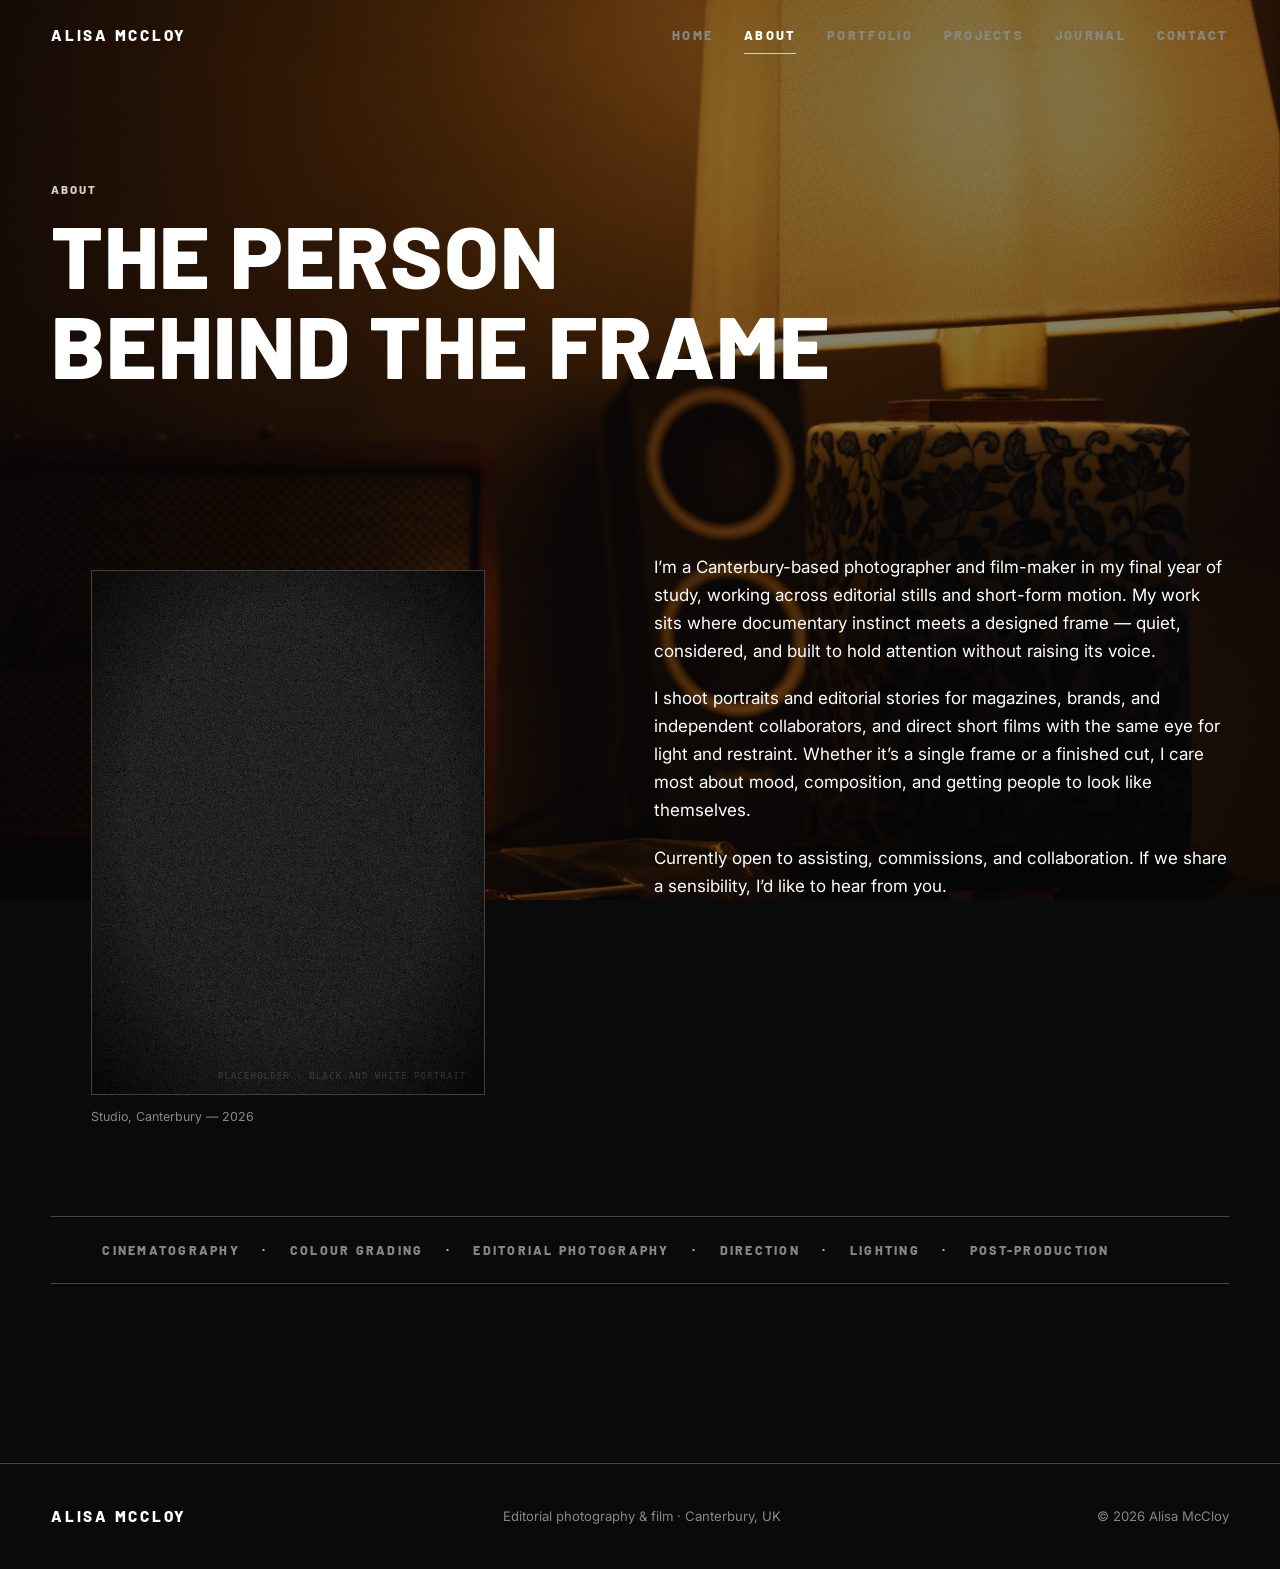
<file: about.html>
<!DOCTYPE html>
<html lang="en">
<head>
  <meta charset="UTF-8" />
  <meta name="viewport" content="width=device-width, initial-scale=1.0" />
  <title>About — Alisa McCloy</title>
  <meta name="description" content="About Alisa McCloy — a Canterbury-based editorial photographer and film-maker working across stills and motion." />
  <link rel="icon" type="image/svg+xml" href="assets/images/favicon.svg" />
  <link rel="preconnect" href="https://fonts.googleapis.com" />
  <link rel="preconnect" href="https://fonts.gstatic.com" crossorigin />
  <link href="https://fonts.googleapis.com/css2?family=Barlow:wght@800&family=Inter:wght@400;500;600&display=swap" rel="stylesheet" />
  <link rel="stylesheet" href="css/styles.css" />
</head>
<body>
  <a class="skip-link" href="#main">Skip to content</a>

  <div class="bg-stage" data-section="about" aria-hidden="true">
    <div class="bg-stage__layer layer--home"      style="background-image:url('assets/images/bg-home.svg')"></div>
    <div class="bg-stage__layer layer--about"     style="background-image:url('assets/images/DSC_0011.jpg')"></div>
    <div class="bg-stage__layer layer--portfolio" style="background-image:url('assets/images/DSC_0011.jpg')"></div>
    <div class="bg-stage__layer layer--contact"   style="background-image:url('assets/images/DSC_0011.jpg')"></div>
  </div>

  <header class="nav" id="nav">
    <a class="nav__brand" href="index.html">Alisa McCloy</a>
    <button class="nav__toggle" aria-label="Toggle menu" aria-expanded="false" aria-controls="nav-links">
      <svg width="22" height="22" viewBox="0 0 22 22" fill="none" stroke="currentColor" stroke-width="1.6"><path d="M3 6h16M3 11h16M3 16h16"/></svg>
    </button>
    <nav class="nav__links" id="nav-links" aria-label="Primary">
      <a class="nav__link" data-bg="home"      href="index.html">Home</a>
      <a class="nav__link" data-bg="about"     href="about.html"     aria-current="page">About</a>
      <a class="nav__link" data-bg="portfolio" href="portfolio.html">Portfolio</a>
      <a class="nav__link" data-bg="projects"  href="projects.html">Projects</a>
      <a class="nav__link" data-bg="journal"   href="journal.html">Journal</a>
      <a class="nav__link" data-bg="contact"   href="contact.html">Contact</a>
    </nav>
  </header>

  <main id="main">
    <header class="page-head container">
      <p class="eyebrow">About</p>
      <h1 class="page-head__title">The Person<br />Behind the Frame</h1>
    </header>

    <section class="section container">
      <div class="grid12 about__grid">
        <figure class="about__portrait" data-reveal>
          <img src="assets/images/portrait.svg" alt="Black-and-white studio portrait of Alisa McCloy" loading="lazy" />
          <figcaption>Studio, Canterbury — 2026</figcaption>
        </figure>
        <div class="about__bio" data-reveal>
          <p>I’m a Canterbury-based photographer and film-maker in my final year of study, working across editorial stills and short-form motion. My work sits where documentary instinct meets a designed frame — quiet, considered, and built to hold attention without raising its voice.</p>
          <p>I shoot portraits and editorial stories for magazines, brands, and independent collaborators, and direct short films with the same eye for light and restraint. Whether it’s a single frame or a finished cut, I care most about mood, composition, and getting people to look like themselves.</p>
          <p>Currently open to assisting, commissions, and collaboration. If we share a sensibility, I’d like to hear from you.</p>
        </div>
      </div>

      <div class="skillstrip" data-reveal>
        <div class="container skillstrip__inner" role="list" aria-label="Skills">
          <span class="skill" role="listitem">Cinematography</span><span class="sep">·</span>
          <span class="skill" role="listitem">Colour Grading</span><span class="sep">·</span>
          <span class="skill" role="listitem">Editorial Photography</span><span class="sep">·</span>
          <span class="skill" role="listitem">Direction</span><span class="sep">·</span>
          <span class="skill" role="listitem">Lighting</span><span class="sep">·</span>
          <span class="skill" role="listitem">Post-Production</span>
        </div>
      </div>
    </section>
  </main>

  <footer class="footer">
    <div class="container footer__row">
      <span class="nav__brand">Alisa McCloy</span>
      <span class="footer__meta">Editorial photography &amp; film · Canterbury, UK</span>
      <span class="footer__meta">© <span id="yr">2026</span> Alisa McCloy</span>
    </div>
  </footer>

  <script src="js/main.js"></script>
  <script>document.getElementById('yr').textContent = new Date().getFullYear();</script>
</body>
</html>
</file>
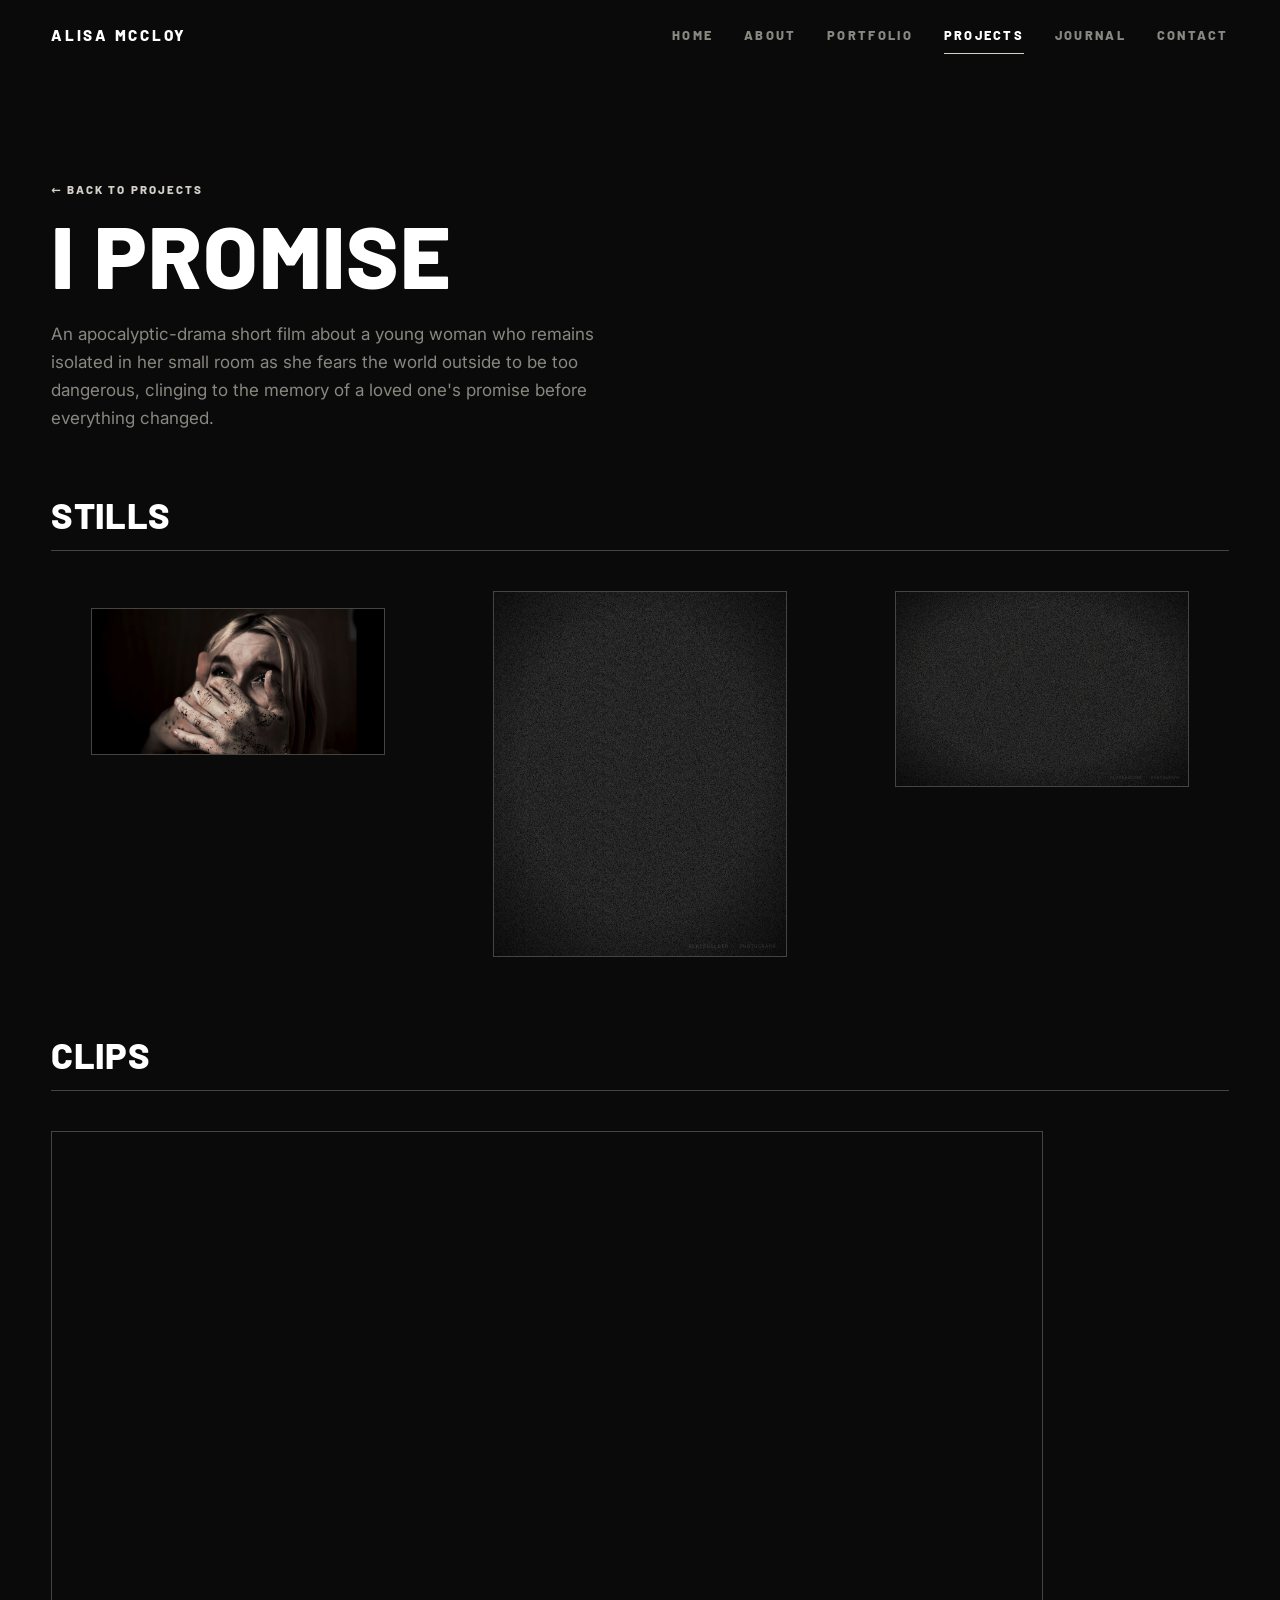
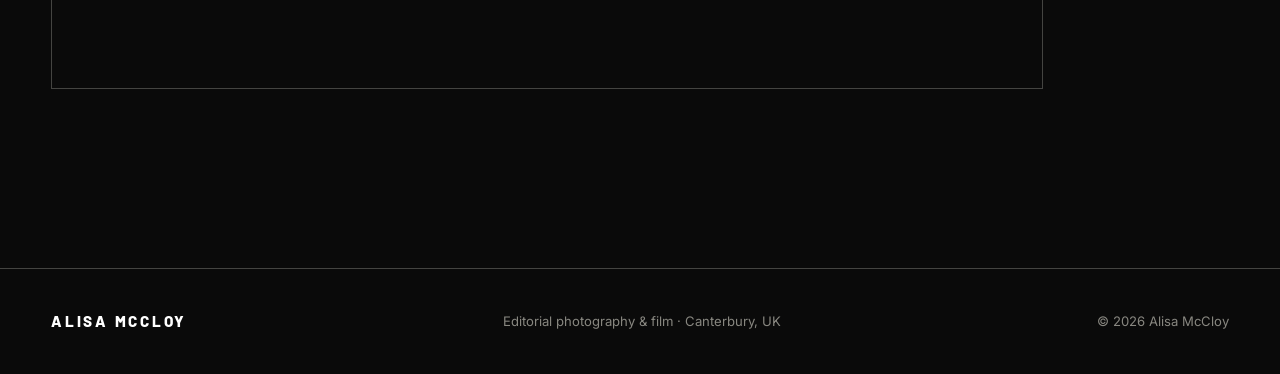
<file: i-promise.html>
<!DOCTYPE html>
<html lang="en">
<head>
  <meta charset="UTF-8" />
  <meta name="viewport" content="width=device-width, initial-scale=1.0" />
  <title>I Promise — Alisa McCloy</title>
  <meta name="description" content="I Promise — an apocalyptic-drama short film by Alisa McCloy. Stills and clips from the production." />
  <link rel="icon" type="image/svg+xml" href="assets/images/favicon.svg" />
  <link rel="preconnect" href="https://fonts.googleapis.com" />
  <link rel="preconnect" href="https://fonts.gstatic.com" crossorigin />
  <link href="https://fonts.googleapis.com/css2?family=Barlow:wght@800&family=Inter:wght@400;500;600&display=swap" rel="stylesheet" />
  <link rel="stylesheet" href="css/styles.css" />
</head>
<body>
  <a class="skip-link" href="#main">Skip to content</a>

  <div class="bg-stage" data-section="projects" aria-hidden="true">
    <div class="bg-stage__layer layer--home"      style="background-image:url('assets/images/bg-home.svg')"></div>
    <div class="bg-stage__layer layer--about"     style="background-image:url('assets/images/bg-about.svg')"></div>
    <div class="bg-stage__layer layer--portfolio" style="background-image:url('assets/images/bg-portfolio.svg')"></div>
    <div class="bg-stage__layer layer--contact"   style="background-image:url('assets/images/bg-contact.svg')"></div>
  </div>

  <header class="nav" id="nav">
    <a class="nav__brand" href="index.html">Alisa McCloy</a>
    <button class="nav__toggle" aria-label="Toggle menu" aria-expanded="false" aria-controls="nav-links">
      <svg width="22" height="22" viewBox="0 0 22 22" fill="none" stroke="currentColor" stroke-width="1.6"><path d="M3 6h16M3 11h16M3 16h16"/></svg>
    </button>
    <nav class="nav__links" id="nav-links" aria-label="Primary">
      <a class="nav__link" data-bg="home"      href="index.html">Home</a>
      <a class="nav__link" data-bg="about"     href="about.html">About</a>
      <a class="nav__link" data-bg="portfolio" href="portfolio.html">Portfolio</a>
      <a class="nav__link" data-bg="projects"  href="projects.html" aria-current="page">Projects</a>
      <a class="nav__link" data-bg="journal"   href="journal.html">Journal</a>
      <a class="nav__link" data-bg="contact"   href="contact.html">Contact</a>
    </nav>
  </header>

  <main id="main">
    <header class="page-head container">
      <p class="eyebrow"><a href="projects.html">← Back to Projects</a></p>
      <h1 class="page-head__title">I Promise</h1>
      <p class="page-head__lede">An apocalyptic-drama short film about a young woman who remains isolated in her small room as she fears the world outside to be too dangerous, clinging to the memory of a loved one's promise before everything changed.</p>
    </header>

    <section class="section container" style="padding-top:0">
      <h2 class="projects-group__title">Stills</h2>
      <div class="gallery-grid" data-reveal>
        <figure class="gallery-item">
          <img src="assets/images/1787487035133.jpeg" alt="Film still from I Promise — a young woman covers her mouth with dirt-streaked hands, eyes wide with fear" loading="lazy" />
        </figure>
        <figure class="gallery-item">
          <img src="assets/images/photo-01.svg" alt="Placeholder — add another still from I Promise" loading="lazy" />
        </figure>
        <figure class="gallery-item">
          <img src="assets/images/photo-02.svg" alt="Placeholder — add another still from I Promise" loading="lazy" />
        </figure>
      </div>

      <h2 class="projects-group__title" style="margin-top: clamp(3rem, 7vw, 5rem);">Clips</h2>
      <!-- Replace the src below with a Vimeo or YouTube embed URL to add a clip -->
      <div class="clip">
        <iframe src="" title="I Promise — clip" allow="autoplay; fullscreen; picture-in-picture" allowfullscreen></iframe>
      </div>
    </section>
  </main>

  <footer class="footer">
    <div class="container footer__row">
      <span class="nav__brand">Alisa McCloy</span>
      <span class="footer__meta">Editorial photography &amp; film · Canterbury, UK</span>
      <span class="footer__meta">© <span id="yr">2026</span> Alisa McCloy</span>
    </div>
  </footer>

  <script src="js/main.js"></script>
  <script>document.getElementById('yr').textContent = new Date().getFullYear();</script>
</body>
</html>
</file>
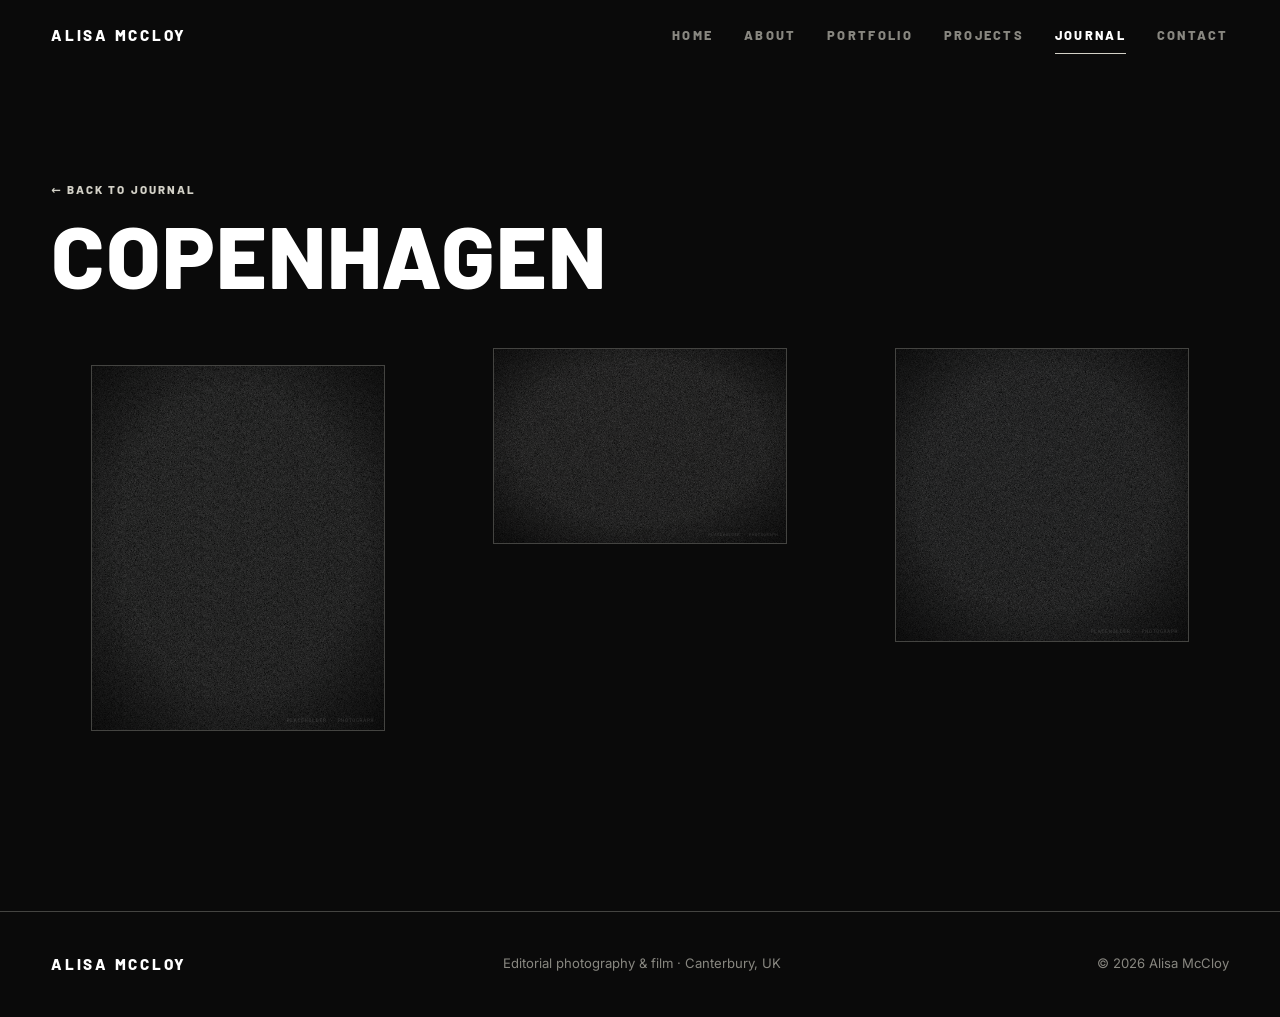
<file: journal-copenhagen.html>
<!DOCTYPE html>
<html lang="en">
<head>
  <meta charset="UTF-8" />
  <meta name="viewport" content="width=device-width, initial-scale=1.0" />
  <title>Copenhagen — Journal — Alisa McCloy</title>
  <meta name="description" content="Personal photographs from Copenhagen by Alisa McCloy." />
  <link rel="icon" type="image/svg+xml" href="assets/images/favicon.svg" />
  <link rel="preconnect" href="https://fonts.googleapis.com" />
  <link rel="preconnect" href="https://fonts.gstatic.com" crossorigin />
  <link href="https://fonts.googleapis.com/css2?family=Barlow:wght@800&family=Inter:wght@400;500;600&display=swap" rel="stylesheet" />
  <link rel="stylesheet" href="css/styles.css" />
</head>
<body>
  <a class="skip-link" href="#main">Skip to content</a>

  <div class="bg-stage" data-section="journal" aria-hidden="true">
    <div class="bg-stage__layer layer--home"      style="background-image:url('assets/images/bg-home.svg')"></div>
    <div class="bg-stage__layer layer--about"     style="background-image:url('assets/images/bg-about.svg')"></div>
    <div class="bg-stage__layer layer--portfolio" style="background-image:url('assets/images/bg-portfolio.svg')"></div>
    <div class="bg-stage__layer layer--contact"   style="background-image:url('assets/images/bg-contact.svg')"></div>
  </div>

  <header class="nav" id="nav">
    <a class="nav__brand" href="index.html">Alisa McCloy</a>
    <button class="nav__toggle" aria-label="Toggle menu" aria-expanded="false" aria-controls="nav-links">
      <svg width="22" height="22" viewBox="0 0 22 22" fill="none" stroke="currentColor" stroke-width="1.6"><path d="M3 6h16M3 11h16M3 16h16"/></svg>
    </button>
    <nav class="nav__links" id="nav-links" aria-label="Primary">
      <a class="nav__link" data-bg="home"      href="index.html">Home</a>
      <a class="nav__link" data-bg="about"     href="about.html">About</a>
      <a class="nav__link" data-bg="portfolio" href="portfolio.html">Portfolio</a>
      <a class="nav__link" data-bg="projects"  href="projects.html">Projects</a>
      <a class="nav__link" data-bg="journal"   href="journal.html" aria-current="page">Journal</a>
      <a class="nav__link" data-bg="contact"   href="contact.html">Contact</a>
    </nav>
  </header>

  <main id="main">
    <header class="page-head container">
      <p class="eyebrow"><a href="journal.html">← Back to Journal</a></p>
      <h1 class="page-head__title">Copenhagen</h1>
    </header>

    <section class="section container" style="padding-top:0">
      <!-- Replace these placeholders with your own Copenhagen photos (copy a <figure> block to add more) -->
      <div class="gallery-grid" data-reveal>
        <figure class="gallery-item">
          <img src="assets/images/photo-01.svg" alt="Placeholder — add a photo from Copenhagen" loading="lazy" />
        </figure>
        <figure class="gallery-item">
          <img src="assets/images/photo-02.svg" alt="Placeholder — add a photo from Copenhagen" loading="lazy" />
        </figure>
        <figure class="gallery-item">
          <img src="assets/images/photo-03.svg" alt="Placeholder — add a photo from Copenhagen" loading="lazy" />
        </figure>
      </div>
    </section>
  </main>

  <footer class="footer">
    <div class="container footer__row">
      <span class="nav__brand">Alisa McCloy</span>
      <span class="footer__meta">Editorial photography &amp; film · Canterbury, UK</span>
      <span class="footer__meta">© <span id="yr">2026</span> Alisa McCloy</span>
    </div>
  </footer>

  <script src="js/main.js"></script>
  <script>document.getElementById('yr').textContent = new Date().getFullYear();</script>
</body>
</html>
</file>
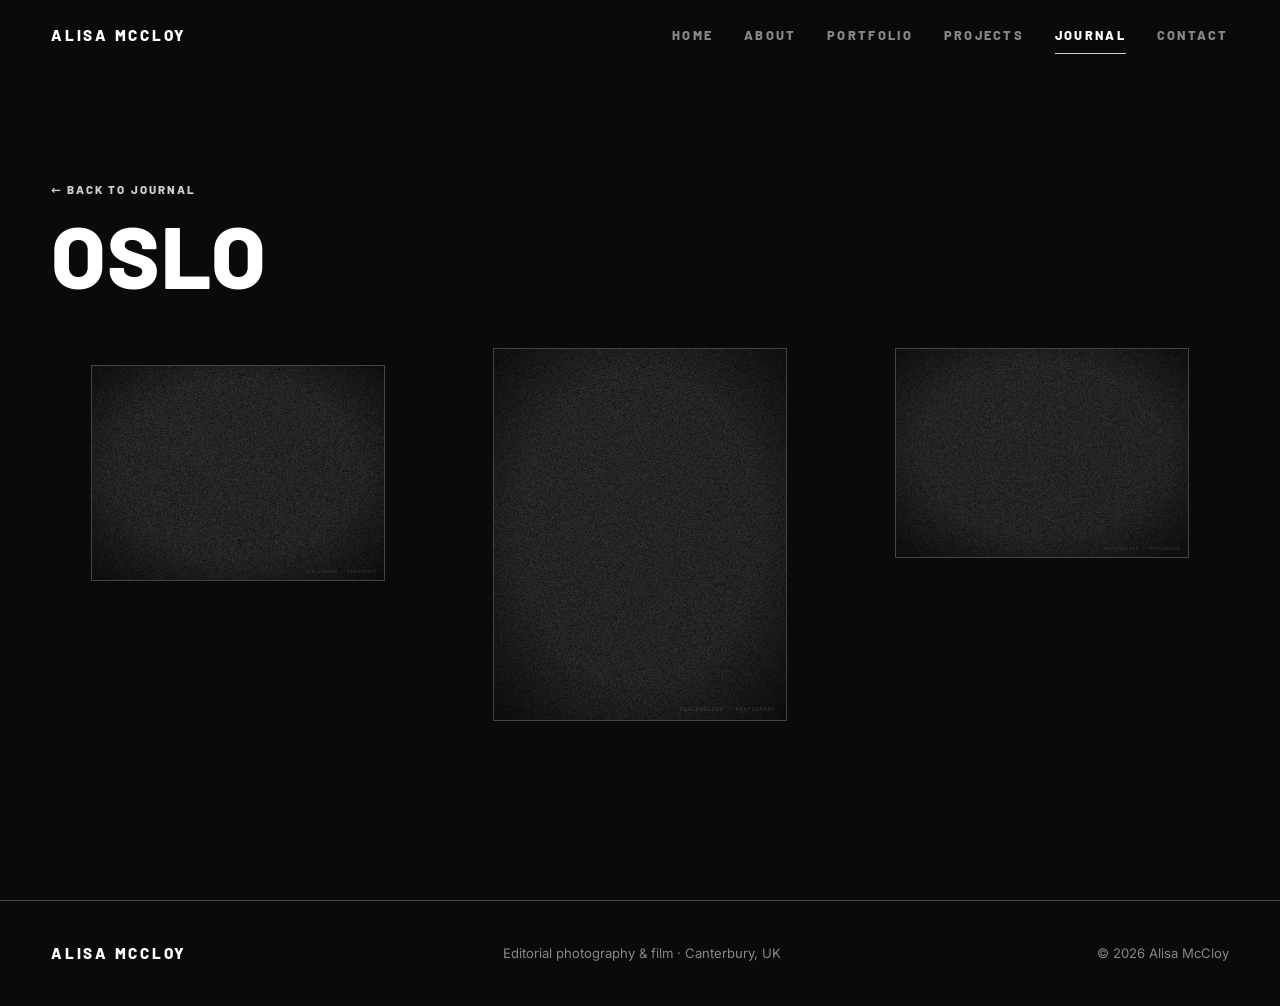
<file: journal-oslo.html>
<!DOCTYPE html>
<html lang="en">
<head>
  <meta charset="UTF-8" />
  <meta name="viewport" content="width=device-width, initial-scale=1.0" />
  <title>Oslo — Journal — Alisa McCloy</title>
  <meta name="description" content="Personal photographs from Oslo by Alisa McCloy." />
  <link rel="icon" type="image/svg+xml" href="assets/images/favicon.svg" />
  <link rel="preconnect" href="https://fonts.googleapis.com" />
  <link rel="preconnect" href="https://fonts.gstatic.com" crossorigin />
  <link href="https://fonts.googleapis.com/css2?family=Barlow:wght@800&family=Inter:wght@400;500;600&display=swap" rel="stylesheet" />
  <link rel="stylesheet" href="css/styles.css" />
</head>
<body>
  <a class="skip-link" href="#main">Skip to content</a>

  <div class="bg-stage" data-section="journal" aria-hidden="true">
    <div class="bg-stage__layer layer--home"      style="background-image:url('assets/images/bg-home.svg')"></div>
    <div class="bg-stage__layer layer--about"     style="background-image:url('assets/images/bg-about.svg')"></div>
    <div class="bg-stage__layer layer--portfolio" style="background-image:url('assets/images/bg-portfolio.svg')"></div>
    <div class="bg-stage__layer layer--contact"   style="background-image:url('assets/images/bg-contact.svg')"></div>
  </div>

  <header class="nav" id="nav">
    <a class="nav__brand" href="index.html">Alisa McCloy</a>
    <button class="nav__toggle" aria-label="Toggle menu" aria-expanded="false" aria-controls="nav-links">
      <svg width="22" height="22" viewBox="0 0 22 22" fill="none" stroke="currentColor" stroke-width="1.6"><path d="M3 6h16M3 11h16M3 16h16"/></svg>
    </button>
    <nav class="nav__links" id="nav-links" aria-label="Primary">
      <a class="nav__link" data-bg="home"      href="index.html">Home</a>
      <a class="nav__link" data-bg="about"     href="about.html">About</a>
      <a class="nav__link" data-bg="portfolio" href="portfolio.html">Portfolio</a>
      <a class="nav__link" data-bg="projects"  href="projects.html">Projects</a>
      <a class="nav__link" data-bg="journal"   href="journal.html" aria-current="page">Journal</a>
      <a class="nav__link" data-bg="contact"   href="contact.html">Contact</a>
    </nav>
  </header>

  <main id="main">
    <header class="page-head container">
      <p class="eyebrow"><a href="journal.html">← Back to Journal</a></p>
      <h1 class="page-head__title">Oslo</h1>
    </header>

    <section class="section container" style="padding-top:0">
      <!-- Replace these placeholders with your own Oslo photos (copy a <figure> block to add more) -->
      <div class="gallery-grid" data-reveal>
        <figure class="gallery-item">
          <img src="assets/images/photo-04.svg" alt="Placeholder — add a photo from Oslo" loading="lazy" />
        </figure>
        <figure class="gallery-item">
          <img src="assets/images/photo-05.svg" alt="Placeholder — add a photo from Oslo" loading="lazy" />
        </figure>
        <figure class="gallery-item">
          <img src="assets/images/photo-06.svg" alt="Placeholder — add a photo from Oslo" loading="lazy" />
        </figure>
      </div>
    </section>
  </main>

  <footer class="footer">
    <div class="container footer__row">
      <span class="nav__brand">Alisa McCloy</span>
      <span class="footer__meta">Editorial photography &amp; film · Canterbury, UK</span>
      <span class="footer__meta">© <span id="yr">2026</span> Alisa McCloy</span>
    </div>
  </footer>

  <script src="js/main.js"></script>
  <script>document.getElementById('yr').textContent = new Date().getFullYear();</script>
</body>
</html>
</file>
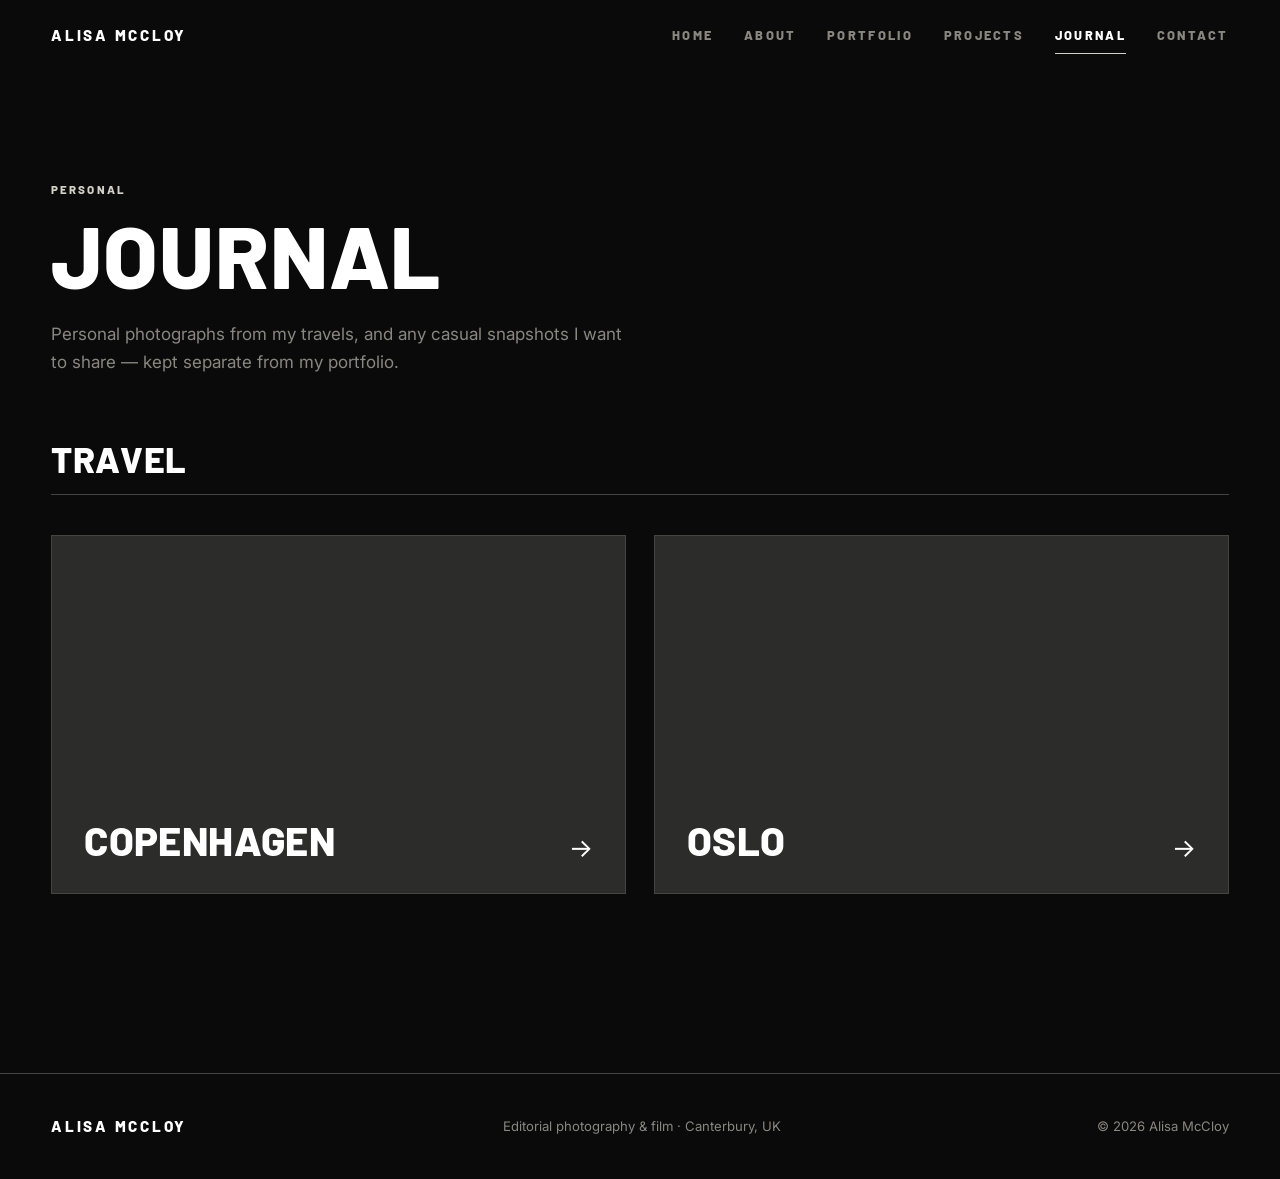
<file: journal.html>
<!DOCTYPE html>
<html lang="en">
<head>
  <meta charset="UTF-8" />
  <meta name="viewport" content="width=device-width, initial-scale=1.0" />
  <title>Journal — Alisa McCloy</title>
  <meta name="description" content="Personal photographs from travels and beyond by Alisa McCloy, kept separate from the portfolio." />
  <link rel="icon" type="image/svg+xml" href="assets/images/favicon.svg" />
  <link rel="preconnect" href="https://fonts.googleapis.com" />
  <link rel="preconnect" href="https://fonts.gstatic.com" crossorigin />
  <link href="https://fonts.googleapis.com/css2?family=Barlow:wght@800&family=Inter:wght@400;500;600&display=swap" rel="stylesheet" />
  <link rel="stylesheet" href="css/styles.css" />
</head>
<body>
  <a class="skip-link" href="#main">Skip to content</a>

  <div class="bg-stage" data-section="journal" aria-hidden="true">
    <div class="bg-stage__layer layer--home"      style="background-image:url('assets/images/bg-home.svg')"></div>
    <div class="bg-stage__layer layer--about"     style="background-image:url('assets/images/bg-about.svg')"></div>
    <div class="bg-stage__layer layer--portfolio" style="background-image:url('assets/images/bg-portfolio.svg')"></div>
    <div class="bg-stage__layer layer--contact"   style="background-image:url('assets/images/bg-contact.svg')"></div>
  </div>

  <header class="nav" id="nav">
    <a class="nav__brand" href="index.html">Alisa McCloy</a>
    <button class="nav__toggle" aria-label="Toggle menu" aria-expanded="false" aria-controls="nav-links">
      <svg width="22" height="22" viewBox="0 0 22 22" fill="none" stroke="currentColor" stroke-width="1.6"><path d="M3 6h16M3 11h16M3 16h16"/></svg>
    </button>
    <nav class="nav__links" id="nav-links" aria-label="Primary">
      <a class="nav__link" data-bg="home"      href="index.html">Home</a>
      <a class="nav__link" data-bg="about"     href="about.html">About</a>
      <a class="nav__link" data-bg="portfolio" href="portfolio.html">Portfolio</a>
      <a class="nav__link" data-bg="projects"  href="projects.html">Projects</a>
      <a class="nav__link" data-bg="journal"   href="journal.html" aria-current="page">Journal</a>
      <a class="nav__link" data-bg="contact"   href="contact.html">Contact</a>
    </nav>
  </header>

  <main id="main">
    <header class="page-head container">
      <p class="eyebrow">Personal</p>
      <h1 class="page-head__title">Journal</h1>
      <p class="page-head__lede">Personal photographs from my travels, and any casual snapshots I want to share — kept separate from my portfolio.</p>
    </header>

    <section class="section container" style="padding-top:0">
      <h2 class="projects-group__title">Travel</h2>

      <!-- One block per place. To add another, copy a block and point it at a new page (e.g. copy journal-oslo.html) -->
      <div class="journal-grid" data-reveal>
        <article class="journal-block">
          <h3 class="journal-block__title"><a href="journal-copenhagen.html">Copenhagen</a></h3>
          <span class="journal-block__arrow" aria-hidden="true">→</span>
        </article>

        <article class="journal-block">
          <h3 class="journal-block__title"><a href="journal-oslo.html">Oslo</a></h3>
          <span class="journal-block__arrow" aria-hidden="true">→</span>
        </article>
      </div>
    </section>
  </main>

  <footer class="footer">
    <div class="container footer__row">
      <span class="nav__brand">Alisa McCloy</span>
      <span class="footer__meta">Editorial photography &amp; film · Canterbury, UK</span>
      <span class="footer__meta">© <span id="yr">2026</span> Alisa McCloy</span>
    </div>
  </footer>

  <script src="js/main.js"></script>
  <script>document.getElementById('yr').textContent = new Date().getFullYear();</script>
</body>
</html>
</file>
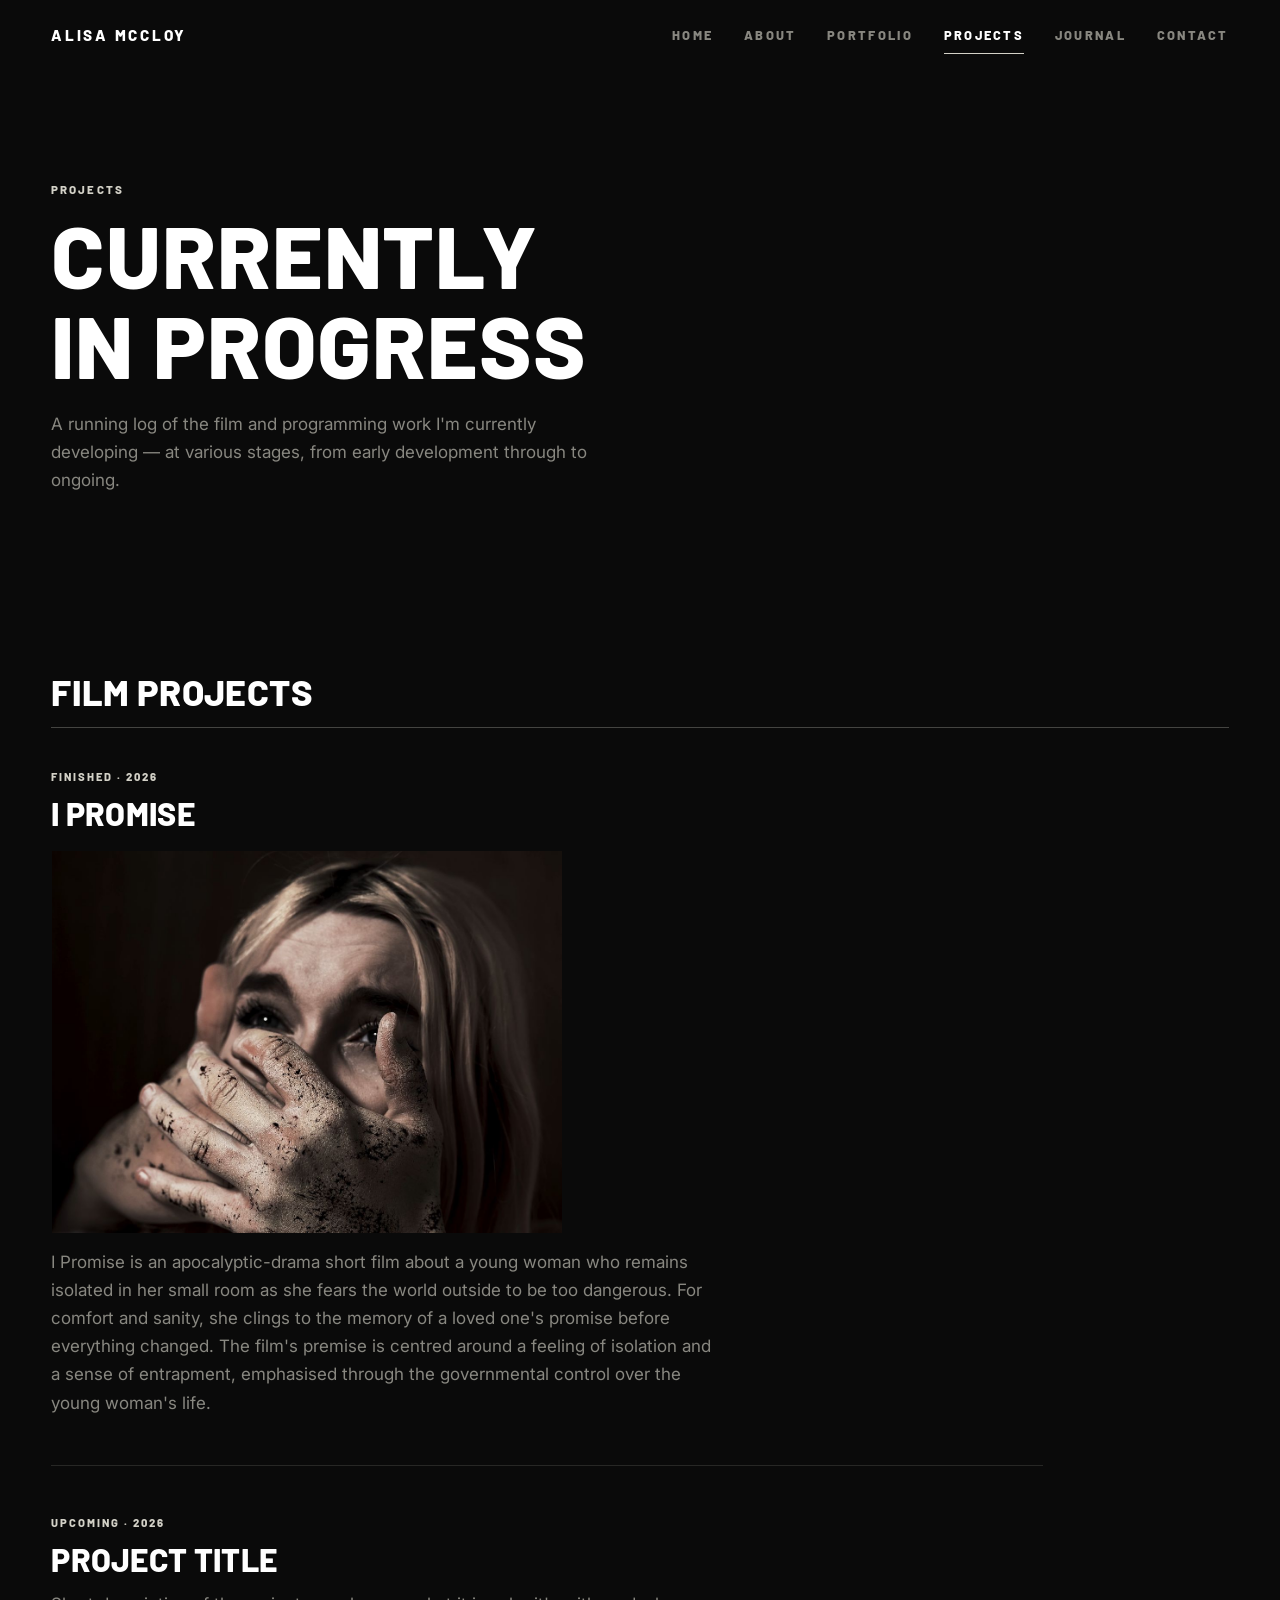
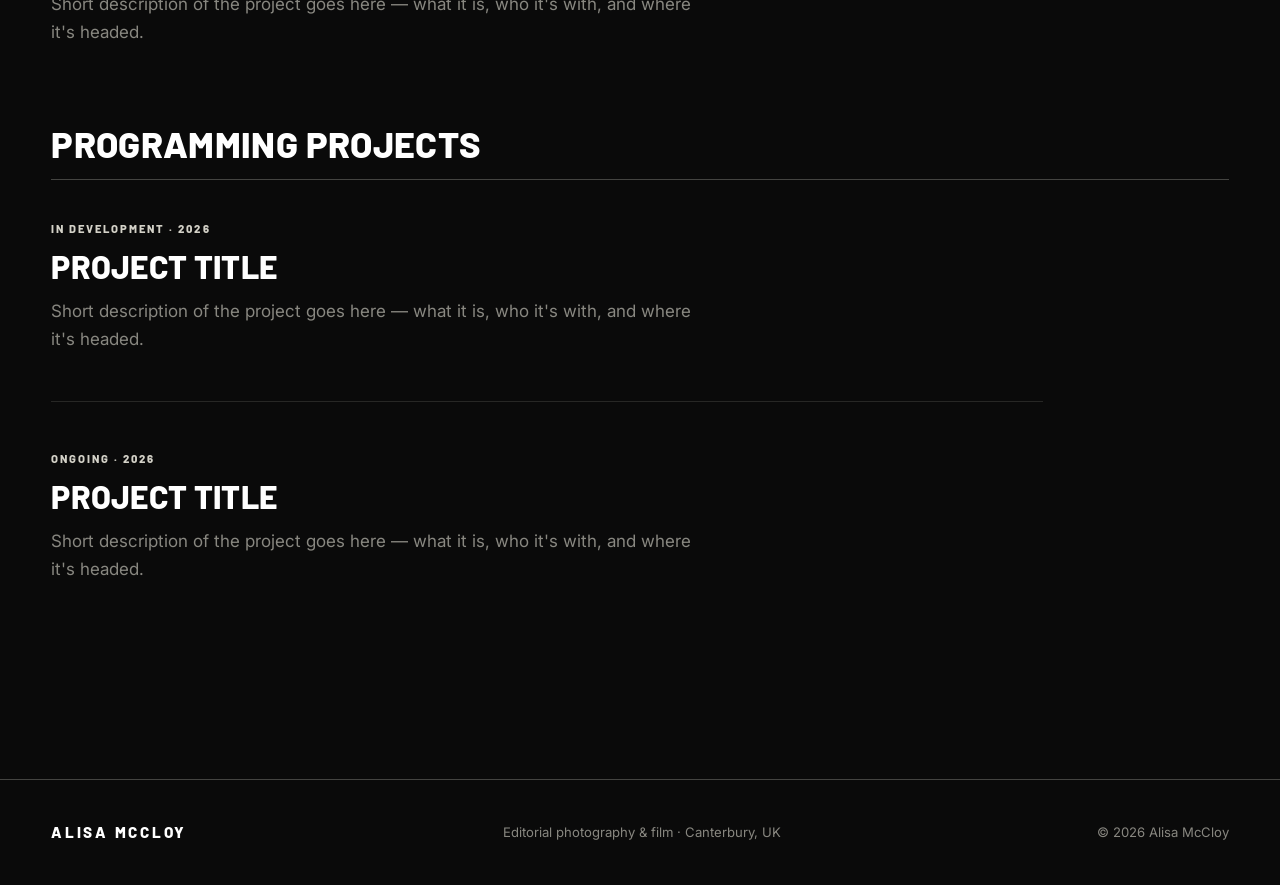
<file: projects.html>
<!DOCTYPE html>
<html lang="en">
<head>
  <meta charset="UTF-8" />
  <meta name="viewport" content="width=device-width, initial-scale=1.0" />
  <title>Projects — Alisa McCloy</title>
  <meta name="description" content="Film and programming projects in progress by Alisa McCloy, Canterbury." />
  <link rel="icon" type="image/svg+xml" href="assets/images/favicon.svg" />
  <link rel="preconnect" href="https://fonts.googleapis.com" />
  <link rel="preconnect" href="https://fonts.gstatic.com" crossorigin />
  <link href="https://fonts.googleapis.com/css2?family=Barlow:wght@800&family=Inter:wght@400;500;600&display=swap" rel="stylesheet" />
  <link rel="stylesheet" href="css/styles.css" />
</head>
<body>
  <a class="skip-link" href="#main">Skip to content</a>

  <div class="bg-stage" data-section="projects" aria-hidden="true">
    <div class="bg-stage__layer layer--home"      style="background-image:url('assets/images/bg-home.svg')"></div>
    <div class="bg-stage__layer layer--about"     style="background-image:url('assets/images/bg-about.svg')"></div>
    <div class="bg-stage__layer layer--portfolio" style="background-image:url('assets/images/bg-portfolio.svg')"></div>
    <div class="bg-stage__layer layer--contact"   style="background-image:url('assets/images/bg-contact.svg')"></div>
  </div>

  <header class="nav" id="nav">
    <a class="nav__brand" href="index.html">Alisa McCloy</a>
    <button class="nav__toggle" aria-label="Toggle menu" aria-expanded="false" aria-controls="nav-links">
      <svg width="22" height="22" viewBox="0 0 22 22" fill="none" stroke="currentColor" stroke-width="1.6"><path d="M3 6h16M3 11h16M3 16h16"/></svg>
    </button>
    <nav class="nav__links" id="nav-links" aria-label="Primary">
      <a class="nav__link" data-bg="home"      href="index.html">Home</a>
      <a class="nav__link" data-bg="about"     href="about.html">About</a>
      <a class="nav__link" data-bg="portfolio" href="portfolio.html">Portfolio</a>
      <a class="nav__link" data-bg="projects"  href="projects.html" aria-current="page">Projects</a>
      <a class="nav__link" data-bg="journal"   href="journal.html">Journal</a>
      <a class="nav__link" data-bg="contact"   href="contact.html">Contact</a>
    </nav>
  </header>

  <main id="main">
    <header class="page-head container">
      <p class="eyebrow">Projects</p>
      <h1 class="page-head__title">Currently<br />In Progress</h1>
      <p class="page-head__lede">A running log of the film and programming work I'm currently developing — at various stages, from early development through to ongoing.</p>
    </header>

    <section class="section container">
      <div class="projects-group" data-reveal>
        <h2 class="projects-group__title">Film Projects</h2>
        <div class="projects-list">
          <article class="project">
            <p class="project__meta">Finished · 2026</p>
            <h3 class="project__title"><a href="i-promise.html">I Promise</a></h3>
            <img class="project__image" src="assets/images/1787487035133.jpeg" alt="Film still from I Promise — a young woman covers her mouth with dirt-streaked hands, eyes wide with fear" loading="lazy" />
            <p class="project__desc">I Promise is an apocalyptic-drama short film about a young woman who remains isolated in her small room as she fears the world outside to be too dangerous. For comfort and sanity, she clings to the memory of a loved one's promise before everything changed. The film's premise is centred around a feeling of isolation and a sense of entrapment, emphasised through the governmental control over the young woman's life.</p>
          </article>

          <hr class="divider" />

          <article class="project">
            <p class="project__meta">Upcoming · 2026</p>
            <h3 class="project__title">Project Title</h3>
            <p class="project__desc">Short description of the project goes here — what it is, who it's with, and where it's headed.</p>
          </article>
        </div>
      </div>

      <div class="projects-group" data-reveal>
        <h2 class="projects-group__title">Programming Projects</h2>
        <div class="projects-list">
          <article class="project">
            <p class="project__meta">In development · 2026</p>
            <h3 class="project__title">Project Title</h3>
            <p class="project__desc">Short description of the project goes here — what it is, who it's with, and where it's headed.</p>
          </article>

          <hr class="divider" />

          <article class="project">
            <p class="project__meta">Ongoing · 2026</p>
            <h3 class="project__title">Project Title</h3>
            <p class="project__desc">Short description of the project goes here — what it is, who it's with, and where it's headed.</p>
          </article>
        </div>
      </div>
    </section>
  </main>

  <footer class="footer">
    <div class="container footer__row">
      <span class="nav__brand">Alisa McCloy</span>
      <span class="footer__meta">Editorial photography &amp; film · Canterbury, UK</span>
      <span class="footer__meta">© <span id="yr">2026</span> Alisa McCloy</span>
    </div>
  </footer>

  <script src="js/main.js"></script>
  <script>document.getElementById('yr').textContent = new Date().getFullYear();</script>
</body>
</html>
</file>
<file: css/styles.css>
/* ============================================================
   FILM PORTFOLIO — STYLES
   Edit the tokens in :root below to restyle the whole site.
   ============================================================ */

:root {
  /* — Colour palette ————————————————————————————— */
  --black:       #0A0A0A;  /* page background */
  --near-black:  #181818;  /* section/surface background */
  --charcoal:    #2C2C2A;  /* cards, panels */
  --slate-grey:  #444441;  /* borders, dividers */
  --mid-grey:    #5F5E5A;  /* muted/placeholder text */
  --grey:        #888780;  /* secondary text */
  --pale-grey:   #D3D1C7;  /* body text */
  --white:       #FFFFFF;  /* headings, high-emphasis text */

  --bg:             var(--black);
  --surface:        var(--near-black);
  --card:           var(--charcoal);
  --accent:         var(--pale-grey);
  --accent-dim:     var(--grey);
  --text-primary:   var(--white);
  --text-secondary: var(--grey);
  --divider:        var(--slate-grey);
  --scrim:          rgba(10, 10, 10, 0.5);

  /* — Typography ————————————————————————————————— */
  --font-display: "Barlow", system-ui, sans-serif;
  --font-body:    "Inter", system-ui, sans-serif;
  --nav-tracking: 0.18em;

  /* — Layout ————————————————————————————————————— */
  --maxw: 1280px;
  --gutter: clamp(1.25rem, 4vw, 3.5rem);
  --col-gap: clamp(1rem, 2.2vw, 2rem);
  --nav-h: 72px;
  --ease: 0.4s ease;
}

/* — Reset ——————————————————————————————————————— */
*, *::before, *::after { box-sizing: border-box; }
html { -webkit-text-size-adjust: 100%; scroll-behavior: smooth; }
body {
  margin: 0;
  min-height: 100vh;
  background: var(--bg);
  color: var(--text-primary);
  font-family: var(--font-body);
  font-weight: 400;
  font-size: clamp(1rem, 0.6vw + 0.85rem, 1.0625rem);
  line-height: 1.65;
  -webkit-font-smoothing: antialiased;
  text-rendering: optimizeLegibility;
}
img { display: block; max-width: 100%; height: auto; }
a { color: inherit; text-decoration: none; }
button { font: inherit; cursor: pointer; }
:focus-visible {
  outline: 2px solid var(--accent);
  outline-offset: 3px;
}

/* — Headings (all-caps display per brief; no gradients on type) ——— */
h1, h2, h3, .display {
  font-family: var(--font-display);
  font-weight: 800;
  text-transform: uppercase;
  line-height: 1.02;
  margin: 0;
  letter-spacing: 0.01em;
}

/* — Layout helpers ———————————————————————————————— */
.container { width: 100%; max-width: var(--maxw); margin-inline: auto; padding-inline: var(--gutter); }
.grid12 { display: grid; grid-template-columns: repeat(12, 1fr); gap: var(--col-gap); }
.eyebrow {
  font-family: var(--font-display);
  font-weight: 800;
  text-transform: uppercase;
  letter-spacing: var(--nav-tracking);
  font-size: 0.72rem;
  color: var(--accent);
}
.section { padding-block: clamp(4rem, 9vw, 8rem); }
.divider { height: 1px; background: var(--divider); border: 0; opacity: 0.5; }

/* ============================================================
   NAV-HOVER BACKGROUND CROSSFADE  (the signature interaction)
   A fixed stack of section images sits behind everything.
   Hovering / focusing a nav link fades the matching image in.
   ============================================================ */
.bg-stage { position: fixed; inset: 0; z-index: -2; background: var(--bg); }
.bg-stage__layer {
  position: absolute; inset: 0;
  background-size: cover;
  background-position: center;
  opacity: 0;
  transition: opacity var(--ease);
  will-change: opacity;
}
.bg-stage__layer.is-active { opacity: 1; }
.bg-stage::after {            /* dark scrim so content stays legible */
  content: ""; position: absolute; inset: 0;
  background: var(--scrim); z-index: 1;
}
/* each page shows its own section's still by default, before any hover JS runs */
.bg-stage[data-section="home"]      .layer--home      { opacity: 1; }
.bg-stage[data-section="about"]     .layer--about      { opacity: 1; }
.bg-stage[data-section="portfolio"] .layer--portfolio  { opacity: 1; }
.bg-stage[data-section="contact"]   .layer--contact    { opacity: 1; }

@media (prefers-reduced-motion: reduce) {
  .bg-stage__layer { transition: none; }
}
@media (hover: none) {
  .hero__cue { display: none; }
}

/* ============================================================
   NAVIGATION
   ============================================================ */
.nav {
  position: fixed; top: 0; left: 0; right: 0; z-index: 50;
  height: var(--nav-h);
  display: flex; align-items: center;
  padding-inline: var(--gutter);
  background: transparent;
  transition: background var(--ease), border-color var(--ease);
  border-bottom: 1px solid transparent;
}
.nav.is-scrolled {
  background: rgba(13, 13, 13, 0.85);
  -webkit-backdrop-filter: blur(10px);
  backdrop-filter: blur(10px);
  border-bottom: 1px solid var(--divider);
}
.nav__brand {
  font-family: var(--font-display); font-weight: 800;
  text-transform: uppercase; letter-spacing: var(--nav-tracking);
  font-size: 0.95rem; color: var(--text-primary);
  display: inline-flex; align-items: center; gap: 0.55rem;
}
.nav__brand .dot { width: 9px; height: 9px; border-radius: 50%; background: var(--accent); }
.nav__links { margin-left: auto; display: flex; gap: clamp(1rem, 2.4vw, 2.6rem); align-items: center; }
.nav__link {
  font-family: var(--font-display); font-weight: 800;
  text-transform: uppercase; letter-spacing: var(--nav-tracking);
  font-size: 0.8rem; color: var(--text-secondary);
  padding-block: 0.4rem;
  position: relative;
  transition: color var(--ease);
}
.nav__link::after {
  content: ""; position: absolute; left: 0; bottom: -2px;
  width: 100%; height: 1px; background: var(--accent);
  transform: scaleX(0); transform-origin: left;
  transition: transform var(--ease);
}
.nav__link:hover, .nav__link:focus-visible { color: var(--text-primary); }
.nav__link:hover::after, .nav__link:focus-visible::after { transform: scaleX(1); }
.nav__link[aria-current="page"] { color: var(--text-primary); }
.nav__link[aria-current="page"]::after { transform: scaleX(1); }

/* Mobile nav toggle */
.nav__toggle { display: none; background: none; border: 0; color: var(--text-primary); padding: 0.4rem; }
.nav__toggle svg { display: block; }

@media (max-width: 760px) {
  .nav__toggle { display: inline-flex; margin-left: auto; }
  .nav__links {
    position: fixed; inset: var(--nav-h) 0 auto 0; margin: 0;
    flex-direction: column; align-items: flex-start; gap: 0;
    background: var(--bg); border-bottom: 1px solid var(--divider);
    padding: 0.5rem var(--gutter) 1.25rem;
    transform: translateY(-120%); transition: transform var(--ease);
  }
  .nav__links.is-open { transform: translateY(0); }
  .nav__link { width: 100%; padding-block: 0.9rem; font-size: 1rem; border-bottom: 1px solid var(--surface); }
}

/* ============================================================
   FOOTER
   ============================================================ */
.footer { border-top: 1px solid var(--divider); padding-block: 2.5rem; margin-top: 4rem; }
.footer__row { display: flex; flex-wrap: wrap; gap: 1rem 2rem; align-items: center; justify-content: space-between; }
.footer__meta { color: var(--text-secondary); font-size: 0.82rem; }
.footer .socials { display: flex; gap: 1.25rem; }

/* ============================================================
   BUTTONS / LINKS
   ============================================================ */
.btn {
  display: inline-flex; align-items: center; gap: 0.7rem;
  font-family: var(--font-display); font-weight: 800;
  text-transform: uppercase; letter-spacing: var(--nav-tracking);
  font-size: 0.8rem;
  color: var(--bg); background: var(--accent);
  padding: 0.95rem 1.6rem; border: 1px solid var(--accent);
  transition: background var(--ease), color var(--ease), transform var(--ease);
}
.btn:hover, .btn:focus-visible { background: transparent; color: var(--accent); }
.btn--ghost { background: transparent; color: var(--text-primary); border-color: var(--divider); }
.btn--ghost:hover, .btn--ghost:focus-visible { color: var(--accent); border-color: var(--accent); }
.btn .arrow { transition: transform var(--ease); }
.btn:hover .arrow { transform: translateX(4px); }

/* ============================================================
   HERO (home)
   ============================================================ */
.hero { min-height: 100vh; display: grid; place-items: center; text-align: center; position: relative; padding-top: var(--nav-h); }
.hero__inner { max-width: 60rem; padding-inline: var(--gutter); }
.hero__title { font-size: clamp(2.6rem, 9.2vw, 7.25rem); letter-spacing: -0.01em; }
.hero__title .line { display: block; }
.hero__title .accent { color: var(--accent); }
.hero__sub { color: var(--text-secondary); max-width: 40ch; margin: 1.5rem auto 2.25rem; }
.hero__cue {
  position: absolute; bottom: 2rem; left: 50%; transform: translateX(-50%);
  font-family: var(--font-display); font-weight: 800; text-transform: uppercase;
  letter-spacing: var(--nav-tracking); font-size: 0.66rem; color: var(--text-secondary);
}

.hero-split {
  display: flex; align-items: flex-start; justify-content: center;
  gap: clamp(1.5rem, 4vw, 4rem);
  width: 100%; max-width: var(--maxw); padding-inline: var(--gutter);
}
.hero-slideshow-wrap { position: relative; flex-shrink: 0; }
.hero-slideshow {
  position: relative; display: block;
  width: min(46vw, 480px); aspect-ratio: 16 / 10;
  overflow: hidden;
  border: 1px solid var(--black);
}
.hero-slideshow__slide {
  position: absolute; inset: 0;
  background-size: cover; background-position: center;
  opacity: 0; transition: opacity 2.5s ease;
  animation: heroKenBurns 7s ease-out forwards paused;
}
.hero-slideshow__slide.is-active { opacity: 1; animation-play-state: running; }
@keyframes heroKenBurns { from { transform: scale(1); } to { transform: scale(1.09); } }
@media (prefers-reduced-motion: reduce) {
  .hero-slideshow__slide { animation: none; }
}
.hero-slideshow__dots {
  position: absolute; left: 0; right: 0; bottom: 0.9rem;
  display: flex; justify-content: center; gap: 0.5rem;
}
.hero-slideshow__dot {
  width: 8px; height: 8px; border-radius: 50%; padding: 0;
  border: 1px solid var(--white); background: transparent;
  opacity: 0.6; cursor: pointer; transition: opacity var(--ease), background var(--ease);
}
.hero-slideshow__dot:hover { opacity: 1; }
.hero-slideshow__dot.is-active { background: var(--white); opacity: 1; }
.hero-split__title {
  font-family: var(--font-display); font-weight: 800; text-transform: uppercase;
  font-size: clamp(2rem, 6vw, 4.5rem); line-height: 1; color: var(--text-primary);
}
@media (max-width: 700px) {
  .hero-split { flex-direction: column; align-items: center; text-align: center; }
  .hero-slideshow { width: min(90vw, 480px); }
}

/* Generic page header (about/portfolio/contact) */
.page-head { padding-top: calc(var(--nav-h) + clamp(3rem, 8vw, 6rem)); padding-bottom: clamp(1.5rem, 4vw, 3rem); }
.page-head__title { font-size: clamp(2.4rem, 7vw, 5.5rem); }
.page-head__lede { color: var(--text-secondary); max-width: 52ch; margin-top: 1.25rem; }

/* ============================================================
   ABOUT
   ============================================================ */
.about__grid { align-items: start; }
.about__portrait { grid-column: span 5; }
.about__portrait img { width: 100%; filter: grayscale(1) contrast(1.05); border: 1px solid var(--divider); }
.about__portrait figcaption { color: var(--text-secondary); font-size: 0.78rem; margin-top: 0.75rem; }
.about__bio { grid-column: 7 / span 6; }
.about__bio p { margin-top: 0; }
.about__bio p + p { margin-top: 1.2rem; }
@media (max-width: 860px) {
  .about__portrait, .about__bio { grid-column: 1 / -1; }
  .about__bio { margin-top: 2.5rem; }
}

.skillstrip { border-block: 1px solid var(--divider); margin-top: clamp(2.5rem, 6vw, 4.5rem); }
.skillstrip__inner {
  display: flex; flex-wrap: wrap; gap: 0.6rem 1.4rem; padding-block: 1.4rem;
  font-family: var(--font-display); font-weight: 800; text-transform: uppercase;
  letter-spacing: var(--nav-tracking); font-size: 0.78rem; color: var(--text-secondary);
}
.skillstrip__inner span.sep { color: var(--accent); }
.skillstrip__inner span.skill:hover { color: var(--text-primary); }

/* ============================================================
   PROJECTS
   ============================================================ */
.projects-group + .projects-group { margin-top: clamp(3rem, 7vw, 5rem); }
.projects-group__title {
  font-size: clamp(1.6rem, 3.5vw, 2.25rem);
  padding-bottom: 1rem; margin-bottom: clamp(1.5rem, 4vw, 2.5rem);
  border-bottom: 1px solid var(--divider);
}
.projects-list { max-width: 62rem; }
.projects-list .divider { margin-block: clamp(2rem, 5vw, 3rem); }
.project__meta {
  font-family: var(--font-display); font-weight: 800; text-transform: uppercase;
  letter-spacing: var(--nav-tracking); font-size: 0.7rem; color: var(--accent);
}
.project__title { font-size: clamp(1.4rem, 3vw, 2rem); margin-top: 0.5rem; }
.project__title a:hover { color: var(--accent); }
.project__image {
  width: 100%; max-width: 32rem; aspect-ratio: 4 / 3;
  object-fit: cover; object-position: center;
  margin-top: 1.25rem; border: 1px solid var(--black);
}
.project__desc { color: var(--text-secondary); max-width: 60ch; margin-top: 0.9rem; }

/* Project detail page (e.g. i-promise.html) */
.page-head .eyebrow a:hover { color: var(--text-primary); }
.gallery-grid { columns: 3; column-gap: var(--col-gap); }
@media (max-width: 900px) { .gallery-grid { columns: 2; } }
@media (max-width: 560px) { .gallery-grid { columns: 1; } }
.gallery-item { break-inside: avoid; margin-bottom: var(--col-gap); border: 1px solid var(--divider); }
.gallery-item img { width: 100%; display: block; }
.clip { position: relative; width: 100%; max-width: 62rem; aspect-ratio: 16 / 9; background: var(--black); border: 1px solid var(--divider); }
.clip iframe { position: absolute; inset: 0; width: 100%; height: 100%; border: 0; }

/* Journal: each place is a block that links to its own page */
.journal-grid {
  display: grid; gap: var(--col-gap);
  grid-template-columns: repeat(auto-fill, minmax(min(100%, 26rem), 1fr));
}
.journal-block {
  position: relative; aspect-ratio: 16 / 10;
  display: flex; align-items: flex-end; justify-content: space-between; gap: 1rem;
  padding: clamp(1.25rem, 3vw, 2rem);
  background: var(--card); border: 1px solid var(--divider);
  transition: border-color var(--ease);
}
.journal-block:hover { border-color: var(--accent); }
.journal-block__title { font-size: clamp(1.6rem, 3.5vw, 2.5rem); }
.journal-block__title a::after { content: ""; position: absolute; inset: 0; } /* whole block is the link */
.journal-block__title a:focus-visible { outline: none; }
.journal-block__title a:focus-visible::after { outline: 2px solid var(--accent); outline-offset: 3px; }
.journal-block__arrow { font-size: 1.6rem; line-height: 1; transition: transform var(--ease); }
.journal-block:hover .journal-block__arrow { transform: translateX(6px); }

/* ============================================================
   PORTFOLIO
   ============================================================ */
.filter { display: inline-flex; gap: 0.4rem; border: 1px solid var(--divider); padding: 0.3rem; margin-bottom: clamp(2rem, 5vw, 3rem); }
.filter__btn {
  font-family: var(--font-display); font-weight: 800; text-transform: uppercase;
  letter-spacing: var(--nav-tracking); font-size: 0.72rem;
  color: var(--text-secondary); background: transparent; border: 0;
  padding: 0.6rem 1.1rem; transition: color var(--ease), background var(--ease);
}
.filter__btn[aria-pressed="true"] { color: var(--bg); background: var(--accent); }

.work-grid { columns: 3; column-gap: var(--col-gap); }
@media (max-width: 900px) { .work-grid { columns: 2; } }
@media (max-width: 560px) { .work-grid { columns: 1; } }
.work {
  break-inside: avoid; margin-bottom: var(--col-gap); position: relative;
  display: block; width: 100%; border: 1px solid transparent; overflow: hidden;
  background: var(--card); transition: border-color var(--ease);
  -webkit-appearance: none; appearance: none; text-align: left; padding: 0;
  color: inherit;
}
.work img { width: 100%; transition: transform 0.5s ease, opacity var(--ease); }
.work__overlay {
  position: absolute; inset: 0; display: flex; align-items: flex-end;
  padding: 1.1rem; background: linear-gradient(to top, rgba(0,0,0,0.7), rgba(0,0,0,0) 55%);
  opacity: 0; transition: opacity var(--ease);
}
.work__title { font-family: var(--font-display); font-weight: 800; text-transform: uppercase;
  letter-spacing: 0.1em; font-size: 0.82rem; color: var(--text-primary); }
.work__meta { display: block; font-family: var(--font-body); font-weight: 400;
  text-transform: none; letter-spacing: 0; font-size: 0.72rem; color: var(--text-secondary); margin-top: 0.2rem; }
.work:hover, .work:focus-visible { border-color: var(--accent); }
.work:hover .work__overlay, .work:focus-visible .work__overlay { opacity: 1; }
.work[hidden] { display: none; }
.work-empty { color: var(--text-secondary); padding-block: 1rem; }

/* Lightbox / film modal */
.lightbox { position: fixed; inset: 0; z-index: 100; display: none; place-items: center;
  background: rgba(5,5,5,0.92); padding: var(--gutter); }
.lightbox.is-open { display: grid; }
.lightbox__stage { max-width: min(1100px, 92vw); max-height: 86vh; width: 100%; }
.lightbox__stage img { width: 100%; max-height: 86vh; object-fit: contain; margin-inline: auto; }
.lightbox__frame { position: relative; width: 100%; aspect-ratio: 16 / 9; background: #000; }
.lightbox__frame iframe { position: absolute; inset: 0; width: 100%; height: 100%; border: 0; }
.lightbox__cap { color: var(--text-secondary); font-size: 0.8rem; margin-top: 0.9rem; text-align: center; }
.lightbox__close {
  position: absolute; top: 1.1rem; right: 1.3rem; background: none; border: 1px solid var(--divider);
  color: var(--text-primary); width: 44px; height: 44px; display: grid; place-items: center;
  transition: border-color var(--ease), color var(--ease);
}
.lightbox__close:hover { border-color: var(--accent); color: var(--accent); }
.lightbox__arrow {
  position: absolute; top: 50%; transform: translateY(-50%);
  background: none; border: 0;
  color: var(--text-primary); width: 52px; height: 52px; display: grid; place-items: center;
  transition: color var(--ease);
}
.lightbox__arrow:hover { color: var(--accent); }
.lightbox__arrow--prev { left: 1.3rem; }
.lightbox__arrow--next { right: 1.3rem; }
@media (max-width: 700px) {
  .lightbox__arrow { width: 40px; height: 40px; }
  .lightbox__arrow--prev { left: 0.5rem; }
  .lightbox__arrow--next { right: 0.5rem; }
}

/* ============================================================
   CONTACT
   ============================================================ */
.contact__grid { align-items: start; }
.contact__form { grid-column: 1 / span 7; }
.contact__aside { grid-column: 9 / span 4; }
@media (max-width: 860px) {
  .contact__form, .contact__aside { grid-column: 1 / -1; }
  .contact__aside { margin-top: 2.5rem; }
}
.field { margin-bottom: 1.4rem; }
.field label {
  display: block; font-family: var(--font-display); font-weight: 800; text-transform: uppercase;
  letter-spacing: var(--nav-tracking); font-size: 0.7rem; color: var(--text-secondary); margin-bottom: 0.55rem;
}
.field input, .field textarea {
  width: 100%; background: var(--card); color: var(--text-primary);
  border: 1px solid var(--divider); padding: 0.9rem 1rem; font: inherit;
  transition: border-color var(--ease);
}
.field input:focus, .field textarea:focus { outline: none; border-color: var(--accent); }
.field textarea { min-height: 160px; resize: vertical; }
.form__status { min-height: 1.4rem; font-size: 0.85rem; color: var(--accent); margin-top: 0.4rem; }
.contact__aside h3 { font-size: 1rem; letter-spacing: 0.08em; margin-bottom: 0.6rem; }
.contact__aside a.maillink { color: var(--accent); border-bottom: 1px solid var(--accent-dim); }
.contact__aside .loc { color: var(--text-secondary); font-size: 0.85rem; margin-top: 1.5rem; }
.socials a {
  display: inline-flex; align-items: center; gap: 0.5rem; color: var(--text-secondary);
  font-family: var(--font-display); font-weight: 800; text-transform: uppercase;
  letter-spacing: 0.12em; font-size: 0.74rem; transition: color var(--ease);
}
.socials a:hover, .socials a:focus-visible { color: var(--accent); }
.contact__aside .socials { display: flex; gap: 1.4rem; margin-top: 1.25rem; flex-wrap: wrap; }

/* Scroll-reveal: fade + slide up on first entering the viewport */
[data-reveal] {
  opacity: 0; transform: translateY(24px);
  transition: opacity 0.7s ease, transform 0.7s ease;
}
[data-reveal].is-visible { opacity: 1; transform: translateY(0); }
@media (prefers-reduced-motion: reduce) {
  [data-reveal] { opacity: 1; transform: none; transition: none; }
}

/* Utility */
.visually-hidden {
  position: absolute !important; width: 1px; height: 1px; padding: 0; margin: -1px;
  overflow: hidden; clip: rect(0 0 0 0); white-space: nowrap; border: 0;
}
.skip-link {
  position: absolute; left: 0.5rem; top: -3rem; z-index: 200; background: var(--accent);
  color: var(--bg); padding: 0.6rem 1rem; font-family: var(--font-display); font-weight: 800;
  text-transform: uppercase; letter-spacing: var(--nav-tracking); font-size: 0.75rem;
  transition: top var(--ease);
}
.skip-link:focus { top: 0.5rem; }
</file>
